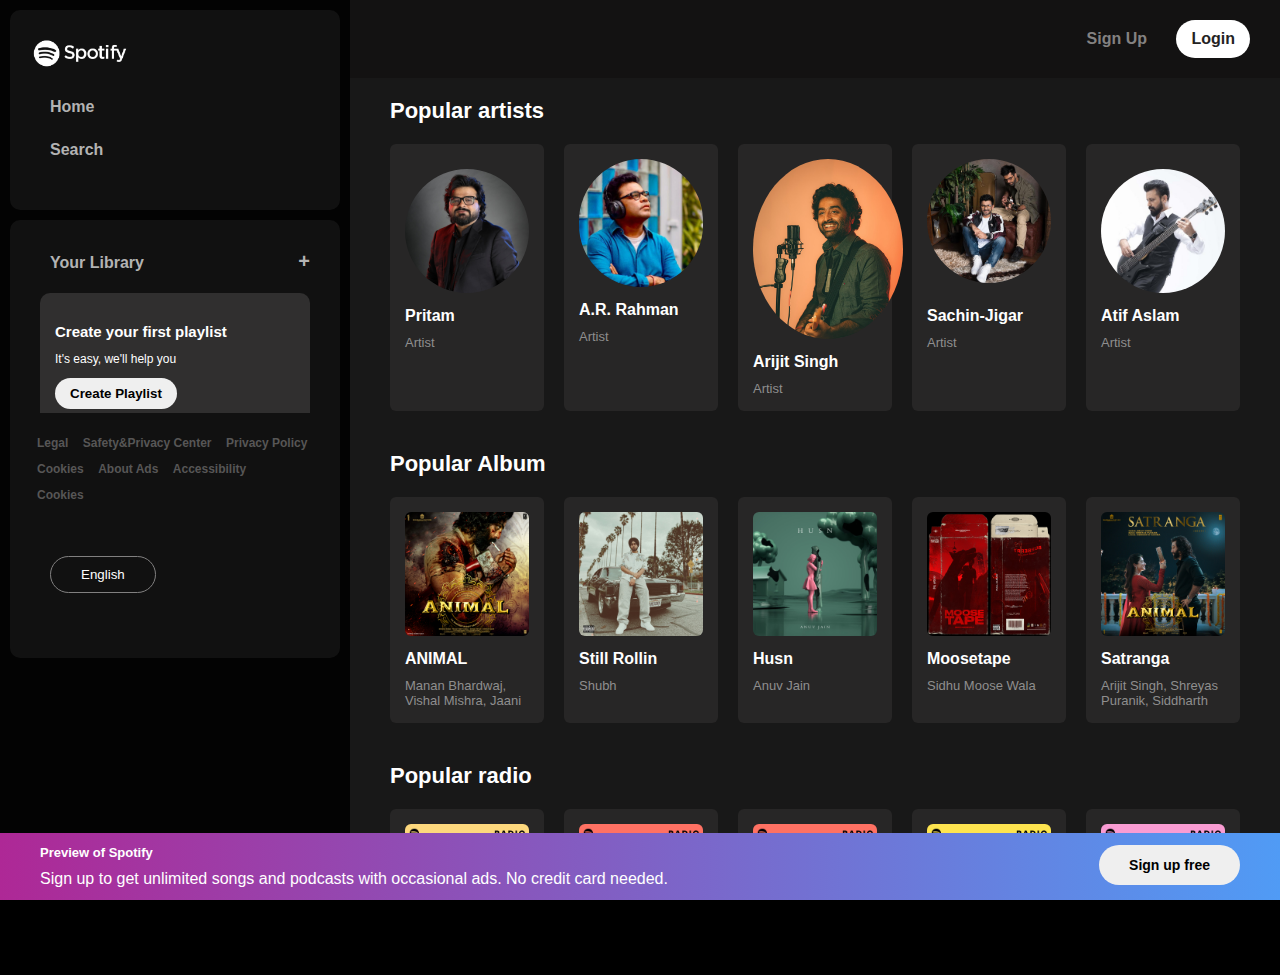
<file: index.htm>
<!DOCTYPE html>
<html lang="en">
<head>
    <meta charset="UTF-8">
    <meta name="viewport" content="width=device-width, initial-scale=1.0">
    <title>Spotify - Web Player: Music for everyone</title>
    <link rel="stylesheet" href="./style.css">
   <link rel="shortcut icon" href="./images/tab-logo.ico" type="image/x-icon">
    <link rel="stylesheet" href="https://cdnjs.cloudflare.com/ajax/libs/font-awesome/6.6.0/css/all.min.css" integrity="sha512-Kc323vGBEqzTmouAECnVceyQqyqdsSiqLQISBL29aUW4U/M7pSPA/gEUZQqv1cwx4OnYxTxve5UMg5GT6L4JJg==" crossorigin="anonymous" referrerpolicy="no-referrer" />
</head>
<body>
    <div class="side-bar">
        <div class="sidebar-nav">
            <div class="logo">
                <a href="#"><img src="./images/logo-new.png" alt=""></a>
            </div>
            <ul>
                <li><a href="#">
                    <span><i class="fa-solid fa-house"></i></span>
                    <span>Home</span>
                </a></li>
                
                 <li><a href="#">
                    <span><i class="fa-solid fa-magnifying-glass"></i></i></span>
                    <span>Search</span>
                </a></li>
                <li></li>
            </ul>
        </div>
        <!-- 2nd box -->
        <div class="sidebar-nav box2">
           
            <ul>
                <li><a href="#">
                    <span><i class="fa-solid fa-book"></i></span>
                    <span class="Library">Your Library</span>
                </a></li>
                <li>
                    <div class="sidebar-scroll">
                        <div class="create-platlist">
                            <h4>
                                Create your first playlist
                            </h4>
                            <p>It's easy, we'll help you</p>
                            <button>Create Playlist</button>
                        </div>
                        <!-- 2 playlist -->
                        <div class="create-platlist">
                            <h4>
                                Let's find some podcasts to follow
                            </h4>
                            <p>We'll keep you updated on new episodes</p>
                            <button>Browse podcasts</button>
                        </div>
                    </div>
                </li>
            </ul>
            <div class="privacy">
                <ul>
                    <li>
                        <a href="#">Legal</a>
                        <a href="#">Safety&Privacy Center</a>
                        <a href="#">Privacy Policy</a>
                    </li>
                    <li>
                        <a href="#">Cookies</a>
                        <a href="#">About Ads</a>
                        <a href="#">Accessibility</a>
                    </li>
                    <li>
                        <a href="#">Cookies</a>
                    </li>
                </ul>
            </div>

            <!-- btn -->
             <div class="btn">
                <button>English</button>
             </div>
        </div>

    </div>

    <!-- main section -->

    <div class="main-section">
        <div class="top-nav">
            <div class="prec-btn">
                <button><i class="fa-solid fa-chevron-left"></i></button>
                <button><i class="fa-solid fa-chevron-right"></i></button>
            </div>
            <div class="login-btn">
                <button class="sign-up">Sign Up</button>
                <button class="login">Login</button>

            </div>
        </div>
        <!-- main section body -->
        <div class="spotify-playlist">
            <h2>Popular artists</h2>
            <div class="card">
                <!-- 1st item -->
                <div class="item">
                    <img id="artist1"  src="./images/a1.jpeg" alt="">
                    <div class="play-btn">
                        <span><i class="fa-solid fa-play"></i></span>
                    </div>
                    <h4>Pritam</h4>
                    <p>Artist</p>
                </div>
                <!-- 2 item -->
                <div class="item">
                    <img id="artist2" src="./images/a2.jpeg" alt="">
                    <div class="play-btn">
                        <span><i class="fa-solid fa-play"></i></span>
                    </div>
                    <h4>A.R. Rahman</h4>
                    <p>Artist</p>
                </div>
                <!-- 3rd item -->
                <div class="item">
                    <img id="artist3" src="./images/a3.jpeg" alt="">
                    <div class="play-btn">
                        <span><i class="fa-solid fa-play"></i></span>
                    </div>
                    <h4>Arijit Singh</h4>
                    <p>Artist</p>
                </div>
                <!-- 4th item -->
                <div class="item">
                    <img id="artist4" src="./images/a4.jpeg" alt="">
                    <div class="play-btn">
                        <span><i class="fa-solid fa-play"></i></span>
                    </div>
                    <h4>Sachin-Jigar</h4>
                    <p>Artist</p>
                </div>
                <!-- 5th item -->
                <div class="item">
                    <img id="artist5" src="./images/a6.jpeg" alt="">
                    <div class="play-btn">
                        <span><i class="fa-solid fa-play"></i></span>
                    </div>
                    <h4>Atif Aslam</h4>
                    <p>Artist</p>
                </div>
            </div>
        </div>
         <!-- 2nd one -->
          
        <div class="spotify-playlist">
            <h2>Popular Album</h2>
            <div class="card">
                <!-- 1st item -->
                <div class="item">
                    <img src="./images/item-6.jpg" alt="">
                    <div class="play-btn">
                        <span><i class="fa-solid fa-play"></i></span>
                    </div>
                    <h4>ANIMAL</h4>
                    <p>Manan Bhardwaj, Vishal Mishra, Jaani</p>
                </div>
                <!-- 2 item -->
                <div class="item">
                    <img src="./images/item-7.jpg" alt="">
                    <div class="play-btn">
                        <span><i class="fa-solid fa-play"></i></span>
                    </div>
                    <h4>Still Rollin</h4>
                    <p>Shubh</p>
                </div>
                <!-- 3rd item -->
                <div class="item">
                    <img src="./images/item-8.jpg" alt="">
                    <div class="play-btn">
                        <span><i class="fa-solid fa-play"></i></span>
                    </div>
                    <h4>Husn</h4>
                    <p>Anuv Jain</p>
                </div>
                <!-- 4th item -->
                <div class="item">
                    <img src="./images/item-9.jpg" alt="">
                    <div class="play-btn">
                        <span><i class="fa-solid fa-play"></i></span>
                    </div>
                    <h4>Moosetape</h4>
                    <p>Sidhu Moose Wala</p>
                </div>
                <!-- 5th item -->
                <div class="item">
                    <img src="./images/item-10.jpg" alt="">
                    <div class="play-btn">
                        <span><i class="fa-solid fa-play"></i></span>
                    </div>
                    <h4>Satranga</h4>
                    <p>Arijit Singh, Shreyas Puranik, Siddharth</p>
                </div>
            </div>
        </div>
        <!-- section 3 -->
        <div class="spotify-playlist">
            <h2>Popular radio</h2>
            <div class="card">
                <!-- 1st item -->
                <div class="item">
                    <img src="./images/s3-1" alt="">
                    <div class="play-btn">
                        <span><i class="fa-solid fa-play"></i></span>
                    </div>
                    <h4>Arijit Singh Radio</h4>
                    <p>With Neha Kakkar, Pritam, KK and more</p>
                </div>
                <!-- 2 item -->
                <div class="item">
                    <img src="./images/s3-2" alt="">
                    <div class="play-btn">
                        <span><i class="fa-solid fa-play"></i></span>
                    </div>
                    <h4>Kishore Kumar Radio</h4>
                    <p>With Mohammed Rafi, Asha Bhosle, R. D. Burman and more</p>
                </div>
                <!-- 3rd item -->
                <div class="item">
                    <img src="./images/s3-3" alt="">
                    <div class="play-btn">
                        <span><i class="fa-solid fa-play"></i></span>
                    </div>
                    <h4>A.R. Rahman Radio</h4>
                    <p>with Anirudh Ravichander, pritam and more</p>
                </div>
                <!-- 4th item -->
                <div class="item">
                    <img src="./images/s3-4" alt="">
                    <div class="play-btn">
                        <span><i class="fa-solid fa-play"></i></span>
                    </div>
                    <h4>Diljit Dosanjh Radio</h4>
                    <p>With Garry Sandhu, Ranjit Bawa, Amrinder Gill and more</p>
                </div>
                <!-- 5th item -->
                <div class="item">
                    <img src="./images/s3-5" alt="">
                    <div class="play-btn">
                        <span><i class="fa-solid fa-play"></i></span>
                    </div>
                    <h4>Shreya Ghoshal Radio</h4>
                    <p>With Sonu Nigam, Sunidhi Chauhan, Shaan and more</p>
                </div>
            </div>
        </div>
        <!-- section-4 -->
        <div class="spotify-playlist">
            <h2>Spotify Playlists</h2>
            <div class="card">
                <!-- 1st item -->
                <div class="item">
                    <img src="./images/s4.jpeg" alt="">
                    <div class="play-btn">
                        <span><i class="fa-solid fa-play"></i></span>
                    </div>
                    <h4>Throwback Thursday</h4>
                    <p>#SpotifyTBT goes acoustic. 2000s acoustic. Cover: John Mayer</p>
                </div>
                <!-- 2 item -->
                <div class="item">
                    <img src="./images/s4-2.jpeg" alt="">
                    <div class="play-btn">
                        <span><i class="fa-solid fa-play"></i></span>
                    </div>
                    <h4>Acoustic Throwbacks</h4>
                    <p>Big hits from the world of acoustics.</p>
                </div>
                <!-- 3rd item -->
                <div class="item">
                    <img src="./images/s4-3.jpeg" alt="">
                    <div class="play-btn">
                        <span><i class="fa-solid fa-play"></i></span>
                    </div>
                    <h4>2010s Hip-Hop</h4>
                    <p>Taking it back to the 2010s. Cover: Young Thug</p>
                </div>
                <!-- 4th item -->
                <div class="item">
                    <img src="./images/s4-4.jpeg" alt="">
                    <div class="play-btn">
                        <span><i class="fa-solid fa-play"></i></span>
                    </div>
                    <h4>Moosetape</h4>
                    <p>Sidhu Moose Wala</p>
                </div>
                <!-- 5th item -->
                <div class="item">
                    <img src="./images/s4-5.jpeg" alt="">
                    <div class="play-btn">
                        <span><i class="fa-solid fa-play"></i></span>
                    </div>
                    <h4>2000s Hip-Hop</h4>
                    <p>Taking it back to the 2000s. Cover: Crime Mob</p>
                </div>
            </div>
        </div>
        <!-- section-5 -->

        <div class="spotify-playlist">
            <h2>Trending Episodes</h2>
            <div class="card">
                <!-- 1st item -->
                <div class="item">
                    <img src="./images/s5-1.jpeg" alt="">
                    <div class="play-btn">
                        <span><i class="fa-solid fa-play"></i></span>
                    </div>
                    <h4>Welcome back, RJ Balaji - Naallanaa Murukku</h4>
                    <p>Jun 2021.15 min</p>
                </div>
                <!-- 2 item -->
                <div class="item">
                    <img src="./images/s5-2.jpeg" alt="">
                    <div class="play-btn">
                        <span><i class="fa-solid fa-play"></i></span>
                    </div>
                    <h4>#73: Hotel Of Horrors (Serial Killer - H. H. Holmes)</h4>
                    <p>Jun 2021.93 min</p>
                </div>
                <!-- 3rd item -->
                <div class="item">
                    <img src="./images/s5-3.jpeg" alt="">
                    <div class="play-btn">
                        <span><i class="fa-solid fa-play"></i></span>
                    </div>
                    <h4>Anubis : God of Death - Part 2</h4>
                    <p>Jun 2021.16 min</p>
                </div>
                <!-- 4th item -->
                <div class="item">
                    <img src="./images/s5-3.jpeg" alt="">
                    <div class="play-btn">
                        <span><i class="fa-solid fa-play"></i></span>
                    </div>
                    <h4>Anubis : God of Death - Part 1</h4>
                    <p>Jun 2021.13 min</p>
                </div>
                <!-- 5th item -->
                <div class="item">
                    <img src="./images/s5-5.jpeg" alt="">
                    <div class="play-btn">
                        <span><i class="fa-solid fa-play"></i></span>
                    </div>
                    <h4>Ep 8 - Ye Na Thi Hamari Qismat</h4>
                    <p>Aug 2020.3 min</p>
                </div>
            </div>
        </div>
        <!-- footer -->
         <div class="footer-section">
            <div class="footer">
                <div class="footer-links">
                    <div class="footer-col">
                        <div>Company</div>
                        <ul class="col-link">
                            <li><a href="#">About</a></li>
                            <li><a href="#">Job</a></li>
                            <li><a href="#">For the Record</a></li>

                        </ul>
                    </div>
                    <!-- 2 -->
                    <div class="footer-col">
                        <div>Communities</div>
                        <ul class="col-link">
                            <li><a href="#">For Artists</a></li>
                            <li><a href="#">Developers</a></li>
                            <li><a href="#">Advertising</a></li>
                            <li><a href="#">Investors</a></li>
                            <li><a href="#">Vendors</a></li>

                        </ul>
                    </div>
                    <!-- 3 -->
                    <div class="footer-col">
                        <div>Useful links</div>
                        <ul class="col-link">
                            <li><a href="#">Support</a></li>
                            <li><a href="#">Free Mobile App</a></li>
                        
                        </ul>
                    </div>
                    <!-- 4 -->
                    <div class="footer-col">
                        <div>Spotify Plans</div>
                        <ul class="col-link">
                            <li><a href="#">Premium Individual </a></li>
                            <li><a href="#">Premium Duo</a></li>
                            <li><a href="#">Premium Family</a></li>
                            <li><a href="#">Premium Student</a></li>
                            <li><a href="#">Spotify Free</a></li>

                        </ul>
                    </div>
                </div>
                 <!-- social media links -->
             <div class="social-links">
                <div>
                    <i class="fa-brands fa-instagram"></i>
                    <i class="fa-brands fa-twitter"></i>
                    <i class="fa-brands fa-facebook"></i>
                </div>
             </div>
            </div>
         </div>
         <hr>
         <div>
            <p class="copy-right">
                &copy; 2024 Spotify AB
            </p>
         </div>
    </div>

    <div class="preview">
        <div class="text">
            <h4>Preview of Spotify</h4>
            <p>Sign up to get unlimited songs and podcasts with occasional ads. No credit card needed.</p>
        </div>
        <div class="button">
            <button>Sign up free</button>
        </div>
    </div>
</body>
</html>
</file>
<file: style.css>
*{
    margin: 0%;
    padding: 0%;
    box-sizing: border-box;
}
body{
    background: #000;
    font-family: Arial, Helvetica, sans-serif;
}

.side-bar {
    width: 350px;
    background: #030303;
    position: fixed;
    top: 0%;
    left: 0%;
    bottom: 0%;
    padding: 10px;

}
.sidebar-nav{
    background: #111111;
    border-radius: 10px;
    padding: 20px 10px;
    margin-bottom: 10px;
}

.sidebar-nav .logo{
    width: 120px
}
.sidebar-nav .logo img{
    width: 100%;
}
.sidebar-nav ul {
    list-style: none;

}
.sidebar-nav ul li {
    padding: 10px 20px;
    
}
.sidebar-nav ul li a:hover {
    color: #fff;
    
}
.sidebar-nav ul li a {
    text-decoration: none;
    color: #b3b3b3;
    font-size: 16px;
    font-weight: 600;  
}
.sidebar-nav ul li a i{
    font-size: 20px; 
    margin-right: 10px;
}

.Library::after{
    content: '+';
    float: right;
    text-align: center;
    border: 50%;
    font-size: 20px;
}
.create-platlist{
    background: #302f2f;
    padding: 30px 15px;
    /* border: 2px solid red; */
    border-radius: 10px;
    margin-bottom: 10px;

}
.sidebar-scroll{
    height: 120px;
    overflow-y: auto;
}
.sidebar-scroll::-webkit-scrollbar{
    background: transparent;
}
.sidebar-scroll::-webkit-scrollbar-thumb{
    background: transparent;
    width: 10px;
}
.sidebar-scroll:hover::-webkit-scrollbar-thumb{
    background: #5c5b5b;
    width: 5px;
}

.create-platlist h4{
    color: #fff;
    font-size: 15px;

}
.create-platlist p{
    color: #fff;
    font-size: 12px;
    margin: 12px 0;
}
.create-platlist button{
   padding: 8px 15px;
   border: 0;
   outline: 0;
   border-radius: 20px;
   font-weight: 600;
   margin-bottom: 10px;
}
.privacy ul li a{
    text-decoration: none;
    color: #575656;
    font-size: 12px;
    font-weight: 600;
    margin: 0 5px;
}
.privacy ul li a:hover{
    text-decoration: underline;
    color: #dbdada;
}
.privacy ul{
    list-style: none;
    margin-top: 10px;
}
.privacy ul li {
    padding: 0 12px;
    padding-bottom: 8px;
}
.btn{
    padding: 30px 30px;
}

.btn button{
    padding: 10px 30px;
    background: transparent;
    border: 0;
    outline: none;
    color: #fff;
    border: 1px solid #818080;
    border-radius: 20px;
    margin: 15px 0;
}
.btn button:hover{
    padding: 11px 31px;
    border: 1px solid #fff;

}

/* main section */
.main-section{
    margin-left: 350px;
    background: #181818;
    height: 100vh;
    overflow-y: auto;
    margin-bottom: 75px;
}
.main-section::-webkit-scrollbar{
    background: transparent;
}
.main-section::-webkit-scrollbar-thumb{
    background: transparent;
    width: 10px;
}
.main-section:hover::-webkit-scrollbar-thumb{
    background: #5c5b5b;
    width: 5px;
}
.main-section .top-nav{
    padding: 20px 30px;
    background: #131212;
    display: flex;
    align-items: center;
    justify-content: space-between;
}
.main-section .top-nav  button {
    background: transparent;
    border: 0;
    outline: 0;
}
.main-section .top-nav .prec-btn button i {
    color: #838181;
    font-size: 22px;
    margin-right: 20px;
}
.top-nav .login-btn .sign-up{
    color: #838181;
    font-size: 16px;
    font-weight: 600;
    margin-right: 25px;
}
.top-nav .login-btn .sign-up:hover{
    color: #fff;
}

.top-nav .login-btn .login{
    color: #242323;
    font-size: 16px;
    font-weight: 600;
    background: #ffff;
    padding: 10px 15px;
    border-radius: 20px;

}
.top-nav .login-btn .login:hover{
    background: #f3f3f3;
}
.spotify-playlist{
    padding: 20px 40px;

}
.spotify-playlist h2{
    color: #fff;
    font-size: 22px;
    margin-bottom: 20px;

}
.spotify-playlist .card{
    display: flex;
    gap: 20px;
    overflow: hidden;

}
.spotify-playlist .card .item{
    width: 200px;
    min-width: 140px;
    background-color: #272626;
    border-radius: 6px;
    cursor: pointer;
    padding: 15px;
}
.spotify-playlist .card .item:hover{
    background-color: #3d3c3c;
}
.spotify-playlist .card .item img{
    width: 100%;
    border-radius: 6px;
    margin-bottom: 10px;

}

.spotify-playlist .item h4{
    color: #fff;

}
.spotify-playlist .item p{
    color: #8f8e8e;
    font-size: 13px;
    margin-top: 10px;  
}
.spotify-playlist .item p:hover{
    text-decoration: underline;
}
.spotify-playlist .play-btn{
    position: relative;
}
.spotify-playlist .play-btn i{
    position: absolute;
    background: #1db954;
    border-radius: 50%;
    padding: 10px;
    right: 8px;
    top: -40px;
    opacity: 0;
    transition: 0.3s ease all;
}
.spotify-playlist .card .item:hover .play-btn i{
    opacity: 1;
    transform: translateY(-20px);
}

#artist1{
    border-radius: 90px;
    margin-top: 10px;
    width: 100%;
}
#artist2{
    border-radius: 90px;
    margin-bottom: 10px;
    width: 100%;
}   
#artist3{
    border-radius: 90%;
    margin-bottom: 10px;
    /* width: 100%; */
    width: 150px;
}   
#artist4{
    border-radius: 50%;
    margin-bottom: 20px;
    /* width: 100%; */
}   
#artist5{
    border-radius: 50%;
    margin-top: 10px;
    /* width: 100%; */
}      

/* footer-section */
.footer-section{
    padding: 20px 40px;
}
.footer-section .footer{
    display: flex;
    justify-content: space-between;
    margin-top: 40px;
}
.footer-section .footer .footer-links{
    display: flex;
    justify-content: space-between;
    gap: 60px;
}
.footer-section .footer .footer-links .footer-col{
   margin: 0 12px;

}
.footer-section .footer .footer-links div{
    color: #fff;
    font-weight: 600;
    margin-bottom: 12px;
    font-size: 16px;
}
.footer-section .footer .footer-links ul li{
    list-style: none;
    margin: 6px 0;
}
.footer-section .footer .footer-links ul li a{
    text-decoration: none;
    color: #969393;
    font-size: 14px;
    cursor: pointer;
    
}
.footer-section .footer .footer-links ul li a:hover{
    text-decoration: underline;
    color: #ffff;
}
.footer .social-links i{
    color: #fff;
    background: #353434;
    padding: 12px;
    border-radius: 50%;
    margin: 0 5px;
    cursor: pointer;
}
.footer .social-links i:hover{
    
    background: #636262;
    
}

hr{
    margin: 20px 40px;
    /* background: #8a8888; */
    box-direction: 0;
    outline: 0;
    border: 1px solid #575656;
    margin-top: 40px;
}

.copy-right{
    padding: 0 40px;
    color: #969393;
    font-size: 15px;
    margin-bottom: 30px;
}

.preview{
    display: flex;
    justify-content: space-between;
    background: linear-gradient(to right, #ae2896, #509bf5);
    position: fixed;
    bottom: 0;
    left: 0;
    right: 0;
    padding: 12px 40px;
}
.preview h4{
    font-size: 13px;
    font-weight: 700;
    margin-bottom: 10px;
    color: #ffff;
}
.preview p{
    font-size: 16px;
    font-weight: 400;
    color: #ffff;
}
.preview button{
    padding: 12px 30px;
    border: 0;
    outline: 0;
    border-radius: 20px;
    font-size: 14px;
    font-weight: 600;
    color: #000;
}
</file>
